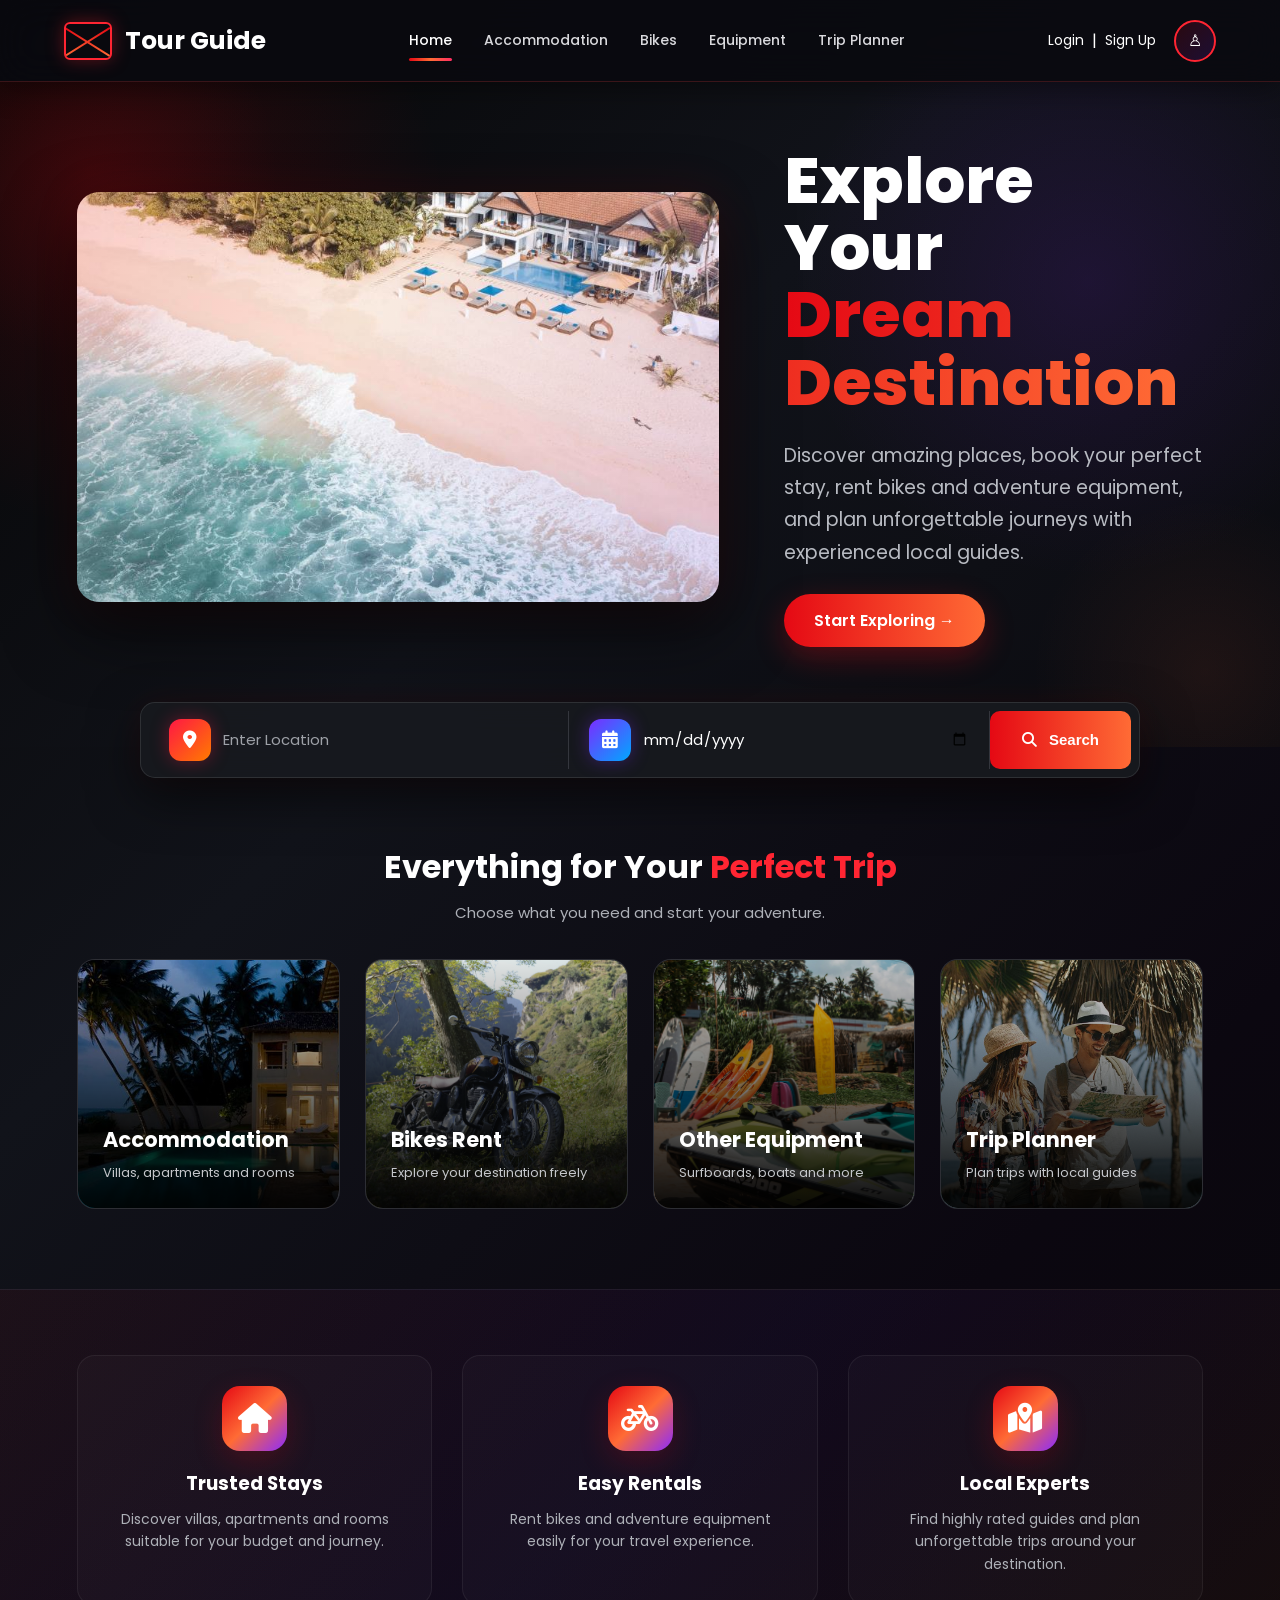
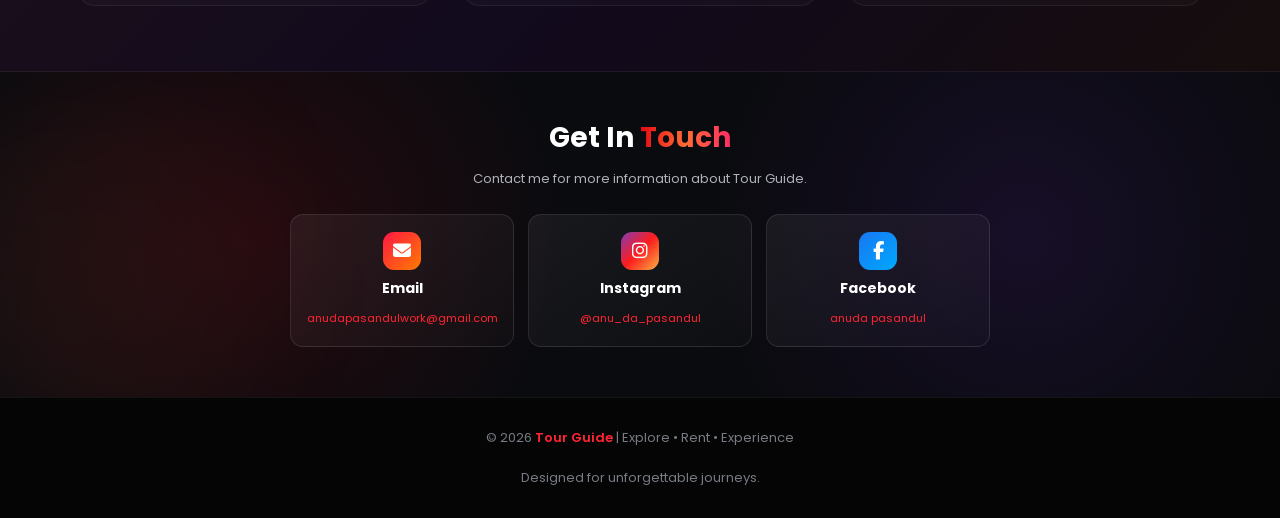
<file: home.html.html>
<!DOCTYPE html>
<html lang="en">

<head>

    <meta charset="UTF-8">

    <meta name="viewport" content="width=device-width, initial-scale=1.0">

    <title>Tour Guide | Explore Your Dream Destination</title>

    <link
    rel="stylesheet"
    href="https://cdnjs.cloudflare.com/ajax/libs/font-awesome/6.5.2/css/all.min.css">
    
    <style>

        /* =========================================
           GOOGLE FONT
        ========================================= */

        @import url('https://fonts.googleapis.com/css2?family=Poppins:wght@300;400;500;600;700;800&display=swap');


        /* =========================================
           RESET
        ========================================= */

        * {
            margin: 0;
            padding: 0;
            box-sizing: border-box;
        }


        html {
            scroll-behavior: smooth;
        }


        body {

            font-family: 'Poppins', Arial, sans-serif;

            background:
                linear-gradient(
                    135deg,
                    #070707,
                    #11131a,
                    #0b0710,
                    #080808
                );

            color: white;

            overflow-x: hidden;

        }


        /* =========================================
           COLOR VARIABLES
        ========================================= */

        :root {

            --red: #e50914;
            --bright-red: #ff2532;
            --dark-red: #990810;

            --orange: #ff6b35;
            --pink: #ff2e63;
            --purple: #8b2cff;

            --black: #070707;
            --dark: #101116;
            --card: #15161d;

            --white: #ffffff;
            --gray: #aeb1b8;

        }


        /* =========================================
           SCROLLBAR
        ========================================= */

        ::-webkit-scrollbar {
            width: 10px;
        }


        ::-webkit-scrollbar-track {
            background: #090909;
        }


        ::-webkit-scrollbar-thumb {

            background:
                linear-gradient(
                    var(--red),
                    var(--orange)
                );

            border-radius: 10px;

        }


        /* =========================================
           HEADER
        ========================================= */

        header {

            height: 82px;

            display: flex;

            align-items: center;

            justify-content: space-between;

            padding: 0 5%;

            position: sticky;

            top: 0;

            z-index: 1000;

            background:
                rgba(10, 10, 15, 0.88);

            backdrop-filter:
                blur(18px);

            border-bottom:
                1px solid
                rgba(255, 70, 70, 0.2);

            box-shadow:
                0 5px 30px
                rgba(0, 0, 0, 0.45);

        }


        /* =========================================
           LOGO
        ========================================= */

        .logo {

            display: flex;

            align-items: center;

            gap: 13px;

            font-size: 25px;

            font-weight: 700;

            cursor: pointer;

            transition: 0.4s;

        }


        .logo:hover {

            transform:
                scale(1.04);

        }


        .logo-icon {

            width: 48px;

            height: 38px;

            border: 2px solid var(--bright-red);

            border-radius: 6px;

            position: relative;

            overflow: hidden;

            box-shadow:
                0 0 18px
                rgba(255, 37, 50, 0.35);

        }


        .logo-icon::before {

            content: "";

            position: absolute;

            width: 120%;

            height: 2px;

            background:
                linear-gradient(
                    90deg,
                    var(--red),
                    var(--orange)
                );

            top: 17px;

            left: -5px;

            transform:
                rotate(32deg);

        }


        .logo-icon::after {

            content: "";

            position: absolute;

            width: 120%;

            height: 2px;

            background:
                linear-gradient(
                    90deg,
                    var(--orange),
                    var(--red)
                );

            top: 17px;

            left: -5px;

            transform:
                rotate(-32deg);

        }


        /* =========================================
           NAVIGATION
        ========================================= */

        nav {

            display: flex;

            gap: 32px;

        }


        nav a {

            color: #d9d9dd;

            text-decoration: none;

            font-size: 14px;

            font-weight: 500;

            position: relative;

            transition: 0.3s;

        }


        nav a:hover {

            color: white;

        }


        nav a::after {

            content: "";

            position: absolute;

            width: 0;

            height: 3px;

            left: 0;

            bottom: -10px;

            border-radius: 10px;

            background:
                linear-gradient(
                    90deg,
                    var(--red),
                    var(--orange),
                    var(--pink)
                );

            transition: 0.4s;

        }


        nav a:hover::after,
        nav a.active::after {

            width: 100%;

        }


        nav a.active {

            color: white;

        }


        /* =========================================
           LOGIN
        ========================================= */

        .login-area {

            display: flex;

            align-items: center;

            gap: 8px;

        }


        .login-area a {

            color: white;

            text-decoration: none;

            font-size: 14px;

            transition: 0.3s;

        }


        .login-area a:hover {

            color: var(--bright-red);

        }


        .profile {

            width: 42px;

            height: 42px;

            margin-left: 10px;

            display: flex;

            justify-content: center;

            align-items: center;

            border-radius: 50%;

            border: 2px solid var(--bright-red);

            cursor: pointer;

            transition: 0.4s;

            background:
                linear-gradient(
                    135deg,
                    rgba(229,9,20,0.15),
                    rgba(139,44,255,0.15)
                );

        }


        .profile:hover {

            transform:
                rotate(360deg);

            background:
                linear-gradient(
                    135deg,
                    var(--red),
                    var(--orange)
                );

            box-shadow:
                0 0 25px
                rgba(229,9,20,0.5);

        }


        /* =========================================
           HERO
        ========================================= */

        .hero {

            min-height: 600px;

            padding:
                65px 6% 100px;

            display: flex;

            align-items: center;

            gap: 65px;

            position: relative;

            overflow: hidden;

            background:

                radial-gradient(
                    circle at 10% 20%,
                    rgba(229,9,20,0.16),
                    transparent 25%
                ),

                radial-gradient(
                    circle at 85% 30%,
                    rgba(139,44,255,0.12),
                    transparent 25%
                ),

                linear-gradient(
                    135deg,
                    #070707,
                    #11131a,
                    #0b0b10
                );

        }


        /* Floating Background Circles */

        .hero::before {

            content: "";

            position: absolute;

            width: 380px;

            height: 380px;

            border-radius: 50%;

            background:
                radial-gradient(
                    circle,
                    rgba(229,9,20,0.12),
                    transparent 70%
                );

            top: -100px;

            left: -100px;

            animation:
                floatGlow 8s ease-in-out infinite;

        }


        .hero::after {

            content: "";

            position: absolute;

            width: 350px;

            height: 350px;

            border-radius: 50%;

            background:
                radial-gradient(
                    circle,
                    rgba(255,107,53,0.08),
                    transparent 70%
                );

            right: -100px;

            bottom: -100px;

            animation:
                floatGlow 10s ease-in-out infinite reverse;

        }


        /* =========================================
           HERO IMAGE
        ========================================= */

        .hero-image {

            width: 57%;

            height: 410px;

            position: relative;

            z-index: 2;

            border-radius: 22px;

            overflow: hidden;

            animation:
                slideFromLeft 1s ease;

            box-shadow:

                0 25px 70px
                rgba(0,0,0,0.65),

                0 0 45px
                rgba(229,9,20,0.12);

        }


        .hero-image::before {

            content: "";

            position: absolute;

            inset: 0;

            z-index: 1;

            background:

                linear-gradient(
                    120deg,
                    rgba(229,9,20,0.15),
                    transparent 40%,
                    rgba(139,44,255,0.12)
                );

        }


        .hero-image img {

            width: 100%;

            height: 100%;

            object-fit: cover;

            display: block;

            transition: 1s;

            animation:
                imageZoom 12s ease-in-out infinite alternate;

        }


        .hero-image:hover img {

            transform:
                scale(1.1);

        }


        /* =========================================
           HERO TEXT
        ========================================= */

        .hero-text {

            flex: 1;

            z-index: 2;

            animation:
                slideFromRight 1s ease;

        }


        .hero-text h1 {

            font-size:
                clamp(43px, 5vw, 68px);

            line-height: 1.05;

            margin-bottom: 24px;

            font-weight: 800;

        }


        .hero-text h1 span {

            background:

                linear-gradient(
                    90deg,
                    var(--red),
                    var(--orange),
                    var(--pink),
                    var(--purple)
                );

            background-size: 300%;

            -webkit-background-clip: text;

            -webkit-text-fill-color: transparent;

            animation:
                gradientMove 6s linear infinite;

        }


        .hero-text p {

            font-size: 19px;

            line-height: 1.7;

            color: #b8bbc2;

            max-width: 480px;

            margin-bottom: 25px;

        }


        .explore-btn {

            display: inline-block;

            padding: 14px 30px;

            border-radius: 30px;

            border: none;

            color: white;

            text-decoration: none;

            font-weight: 600;

            cursor: pointer;

            background:

                linear-gradient(
                    90deg,
                    var(--red),
                    var(--orange),
                    var(--pink)
                );

            background-size: 200%;

            animation:
                gradientMove 4s linear infinite;

            box-shadow:
                0 10px 30px
                rgba(229,9,20,0.3);

            transition: 0.4s;

        }


        .explore-btn:hover {

            transform:
                translateY(-4px) scale(1.04);

            box-shadow:
                0 15px 40px
                rgba(229,9,20,0.5);

        }


        /* =========================================
           SEARCH AREA
        ========================================= */

        .search-wrapper {

            width: 88%;

            max-width: 1000px;

            margin:
                -45px auto 55px;

            position: relative;

            z-index: 10;

            animation:
                fadeUp 1.2s ease;

        }


        .search-box {

            display: flex;

            align-items: center;

            background:
                rgba(23,25,31,0.96);

            backdrop-filter:
                blur(15px);

            border:
                1px solid
                rgba(255,255,255,0.1);

            border-radius: 15px;

            padding: 8px;

            box-shadow:

                0 18px 50px
                rgba(0,0,0,0.6),

                0 0 30px
                rgba(229,9,20,0.08);

        }


        .search-item {

            flex: 1;

            display: flex;

            align-items: center;

            gap: 12px;

            height: 58px;

            padding: 0 20px;

            border-right:
                1px solid #34363d;

        }


        .search-icon {

            font-size: 20px;

        }


        .search-item input {

            width: 100%;

            background: transparent;

            border: none;

            outline: none;

            color: white;

            font-family: inherit;

            font-size: 15px;

        }


        .search-item input::placeholder {

            color: #9ea1a8;

        }


        .search-button {

            height: 58px;

            padding: 0 32px;

            border: none;

            border-radius: 10px;

            color: white;

            font-size: 15px;

            font-weight: 600;

            cursor: pointer;

            background:

                linear-gradient(
                    90deg,
                    var(--red),
                    var(--orange),
                    var(--pink)
                );

            background-size: 200%;

            transition: 0.3s;

            animation:
                gradientMove 4s linear infinite;

        }


        .search-button:hover {

            transform:
                scale(1.04);

            box-shadow:
                0 0 25px
                rgba(229,9,20,0.45);

        }


        /* =========================================
           SERVICES
        ========================================= */

        .services {

            padding:
                10px 6% 80px;

        }


        .section-heading {

            text-align: center;

            margin-bottom: 35px;

            animation:
                fadeUp 1s ease;

        }


        .section-heading h2 {

            font-size: 32px;

            margin-bottom: 10px;

        }


        .section-heading h2 span {

            color: var(--bright-red);

        }


        .section-heading p {

            color: var(--gray);

            font-size: 15px;

        }


        .service-grid {

            display: grid;

            grid-template-columns:
                repeat(4, 1fr);

            gap: 25px;

        }


        .service-card {

            height: 250px;

            position: relative;

            overflow: hidden;

            border-radius: 18px;

            cursor: pointer;

            border:
                1px solid
                rgba(255,255,255,0.1);

            background:
                var(--card);

            transition:
                0.5s;

            animation:
                fadeUp 1s ease;

        }


        .service-card:nth-child(2) {
            animation-delay: 0.15s;
        }

        .service-card:nth-child(3) {
            animation-delay: 0.3s;
        }

        .service-card:nth-child(4) {
            animation-delay: 0.45s;
        }


        .service-card:hover {

            transform:
                translateY(-12px) scale(1.02);

            border-color:
                rgba(255,50,60,0.6);

            box-shadow:

                0 25px 45px
                rgba(0,0,0,0.6),

                0 0 35px
                rgba(229,9,20,0.15);

        }


        .service-card img {

            width: 100%;

            height: 100%;

            object-fit: cover;

            transition: 0.7s;

        }


        .service-card:hover img {

            transform:
                scale(1.15);

        }


        .service-card::after {

            content: "";

            position: absolute;

            inset: 0;

            background:

                linear-gradient(
                    to top,
                    rgba(0,0,0,0.95),
                    rgba(0,0,0,0.1)
                );

        }


        .service-content {

            position: absolute;

            left: 0;

            bottom: 0;

            width: 100%;

            padding: 25px;

            z-index: 2;

        }


        .service-content h2 {

            font-size: 21px;

            margin-bottom: 8px;

        }


        .service-content p {

            font-size: 13px;

            color: #c4c6ca;

        }


        .service-arrow {

            position: absolute;

            top: 18px;

            right: 18px;

            z-index: 3;

            width: 40px;

            height: 40px;

            display: flex;

            align-items: center;

            justify-content: center;

            border-radius: 50%;

            background:

                linear-gradient(
                    135deg,
                    var(--red),
                    var(--orange)
                );

            opacity: 0;

            transform:
                translateX(-15px);

            transition: 0.4s;

            font-size: 20px;

        }


        .service-card:hover .service-arrow {

            opacity: 1;

            transform:
                translateX(0);

        }


        /* =========================================
           FEATURES
        ========================================= */

        .features {

            padding:
                65px 6%;

            background:

                linear-gradient(
                    135deg,
                    rgba(229,9,20,0.06),
                    rgba(139,44,255,0.05),
                    rgba(255,107,53,0.05)
                );

            border-top:
                1px solid rgba(255,255,255,0.06);

            border-bottom:
                1px solid rgba(255,255,255,0.06);

        }


        .feature-grid {

            display: grid;

            grid-template-columns:
                repeat(3, 1fr);

            gap: 30px;

        }


        .feature {

            text-align: center;

            padding: 30px;

            border-radius: 18px;

            background:
                rgba(255,255,255,0.025);

            border:
                1px solid rgba(255,255,255,0.06);

            transition: 0.4s;

        }


        .feature:hover {

            transform:
                translateY(-8px);

            background:
                rgba(229,9,20,0.07);

        }


        .feature-icon {

            width: 65px;

            height: 65px;

            margin:
                0 auto 18px;

            border-radius: 18px;

            display: flex;

            align-items: center;

            justify-content: center;

            font-size: 30px;

            background:

                linear-gradient(
                    135deg,
                    var(--red),
                    var(--orange),
                    var(--purple)
                );

            box-shadow:
                0 10px 30px
                rgba(229,9,20,0.2);

        }


        .feature h3 {

            margin-bottom: 10px;

        }


        .feature p {

            color: var(--gray);

            font-size: 14px;

            line-height: 1.6;

        }


        /* =========================================
           CONTACT SECTION
        ========================================= */

        .contact-section {

            padding:
                80px 6%;

            position: relative;

            overflow: hidden;

            background:

                radial-gradient(
                    circle at 20% 50%,
                    rgba(229,9,20,0.12),
                    transparent 30%
                ),

                radial-gradient(
                    circle at 80% 50%,
                    rgba(139,44,255,0.1),
                    transparent 30%
                ),

                #0a0b0f;

        }


        .contact-section::before {

            content: "";

            position: absolute;

            width: 350px;

            height: 350px;

            border-radius: 50%;

            background:
                rgba(255,107,53,0.06);

            filter:
                blur(70px);

            left: -100px;

            top: 30px;

        }


        .contact-title {

            text-align: center;

            position: relative;

            z-index: 2;

            margin-bottom: 40px;

        }


        .contact-title h2 {

            font-size: 34px;

            margin-bottom: 10px;

        }


        .contact-title span {

            background:

                linear-gradient(
                    90deg,
                    var(--red),
                    var(--orange),
                    var(--pink)
                );

            -webkit-background-clip: text;

            -webkit-text-fill-color: transparent;

        }


        .contact-title p {

            color: var(--gray);

        }


        .contact-grid {

            max-width: 950px;

            margin: auto;

            display: grid;

            grid-template-columns:
                repeat(3, 1fr);

            gap: 25px;

            position: relative;

            z-index: 2;

        }


        .contact-card {

            padding: 30px 20px;

            text-align: center;

            border-radius: 20px;

            background:

                linear-gradient(
                    145deg,
                    rgba(255,255,255,0.06),
                    rgba(255,255,255,0.02)
                );

            border:
                1px solid rgba(255,255,255,0.1);

            transition: 0.4s;

        }


        .contact-card:hover {

            transform:
                translateY(-10px);

            border-color:
                rgba(255,45,55,0.6);

            box-shadow:
                0 20px 40px
                rgba(0,0,0,0.4);

        }


        .contact-card .contact-icon {

            font-size: 36px;

            margin-bottom: 15px;

        }


        .contact-card h3 {

            margin-bottom: 10px;

        }


        .contact-card a {

            color: var(--bright-red);

            text-decoration: none;

            font-size: 14px;

            word-break: break-word;

            transition: 0.3s;

        }


        .contact-card a:hover {

            color: var(--orange);

        }


        /* =========================================
           FOOTER
        ========================================= */

        footer {

            padding: 30px;

            text-align: center;

            color: #777b83;

            background: #050505;

            border-top:
                1px solid rgba(255,255,255,0.06);

            font-size: 13px;

        }


        footer span {

            color: var(--bright-red);

            font-weight: 600;

        }


        /* =========================================
           ANIMATIONS
        ========================================= */

        @keyframes gradientMove {

            0% {
                background-position: 0% 50%;
            }

            100% {
                background-position: 200% 50%;
            }

        }


        @keyframes slideFromLeft {

            from {

                opacity: 0;

                transform:
                    translateX(-70px);

            }

            to {

                opacity: 1;

                transform:
                    translateX(0);

            }

        }


        @keyframes slideFromRight {

            from {

                opacity: 0;

                transform:
                    translateX(70px);

            }

            to {

                opacity: 1;

                transform:
                    translateX(0);

            }

        }


        @keyframes fadeUp {

            from {

                opacity: 0;

                transform:
                    translateY(40px);

            }

            to {

                opacity: 1;

                transform:
                    translateY(0);

            }

        }


        @keyframes imageZoom {

            from {
                transform: scale(1);
            }

            to {
                transform: scale(1.08);
            }

        }


        @keyframes floatGlow {

            0%,
            100% {

                transform:
                    translate(0, 0);

            }

            50% {

                transform:
                    translate(40px, 30px);

            }

        }


        /* =========================================
           TABLET
        ========================================= */

        @media (max-width: 1050px) {

            nav {
                gap: 18px;
            }


            .hero {

                gap: 35px;

            }


            .hero-image {

                width: 54%;

            }


            .service-grid {

                grid-template-columns:
                    repeat(2, 1fr);

            }


            .contact-grid {

                grid-template-columns:
                    repeat(3, 1fr);

            }

        }


        /* =========================================
           MOBILE
        ========================================= */

        @media (max-width: 800px) {

            header {

                height: auto;

                padding:
                    15px 5%;

                flex-wrap: wrap;

                gap: 15px;

            }


            nav {

                width: 100%;

                order: 3;

                justify-content: center;

                flex-wrap: wrap;

            }


            .hero {

                flex-direction: column;

                min-height: auto;

                padding:
                    45px 6% 75px;

            }


            .hero-image {

                width: 100%;

                height: 360px;

            }


            .hero-text {

                text-align: center;

            }


            .hero-text p {

                margin:
                    0 auto 25px;

            }


            .search-wrapper {

                margin:
                    -25px auto 50px;

            }


            .feature-grid {

                grid-template-columns:
                    1fr;

            }


            .contact-grid {

                grid-template-columns:
                    1fr;

            }

        }


        @media (max-width: 600px) {

            .logo {

                font-size: 20px;

            }


            .login-area {

                display: none;

            }


            .hero-image {

                height: 260px;

            }


            .hero-text h1 {

                font-size: 40px;

            }


            .hero-text p {

                font-size: 16px;

            }


            .search-box {

                flex-direction: column;

                padding: 8px;

            }


            .search-item {

                width: 100%;

                border-right: none;

                border-bottom:
                    1px solid #30333a;

            }


            .search-button {

                width: 100%;

            }


            .service-grid {

                grid-template-columns:
                    1fr;

            }


            .service-card {

                height: 240px;

            }

        }


/* =========================================
   ENHANCED COLORFUL ICONS
========================================= */

.service-card {
    position: relative;
    overflow: hidden;
}

.service-overlay {
    position: absolute;
    inset: 0;
    z-index: 1;
    background: linear-gradient(
        to top,
        rgba(0,0,0,0.95) 5%,
        rgba(0,0,0,0.45) 52%,
        rgba(0,0,0,0.08)
    );
    transition: 0.5s;
}

.service-card:hover .service-overlay {
    background: linear-gradient(
        to top,
        rgba(0,0,0,0.97),
        rgba(100,0,30,0.38),
        rgba(0,0,0,0.08)
    );
}

.animated-icon {
    position: absolute;
    top: 22px;
    left: 22px;
    width: 62px;
    height: 62px;
    border-radius: 19px;
    display: flex;
    align-items: center;
    justify-content: center;
    z-index: 5;
    font-size: 27px;
    color: #fff;
    backdrop-filter: blur(10px);
    border: 1px solid rgba(255,255,255,0.35);
    box-shadow: 0 10px 30px rgba(0,0,0,0.42);
    animation: floatingIcon 3s ease-in-out infinite;
    transition: 0.4s;
}

.accommodation-card .animated-icon {
    background: linear-gradient(135deg,#ff7b00,#ff1744,#ff006e);
    box-shadow: 0 0 30px rgba(255,23,68,0.45);
}

.bike-card .animated-icon {
    background: linear-gradient(135deg,#00c6ff,#0072ff,#6a00ff);
    box-shadow: 0 0 30px rgba(0,114,255,0.45);
}

.equipment-card .animated-icon {
    background: linear-gradient(135deg,#00e676,#00bcd4,#0077ff);
    box-shadow: 0 0 30px rgba(0,230,118,0.4);
}

.planner-card .animated-icon {
    background: linear-gradient(135deg,#ffb300,#ff5722,#e91e63);
    box-shadow: 0 0 30px rgba(255,87,34,0.45);
}

@keyframes floatingIcon {
    0%,100% { transform: translateY(0) rotate(0deg); }
    50% { transform: translateY(-8px) rotate(3deg); }
}

.service-card:hover .animated-icon {
    transform: scale(1.15) rotate(-8deg);
    border-radius: 50%;
}

.service-content {
    z-index: 6;
    transition: 0.4s;
}

.service-card:hover .service-content {
    transform: translateY(-5px);
}

.service-arrow {
    z-index: 7;
}

.service-arrow i {
    transition: 0.4s;
}

.service-card:hover .service-arrow i {
    transform: rotate(360deg);
}

/* Search icons */
.search-icon {
    width: 42px;
    height: 42px;
    min-width: 42px;
    border-radius: 12px;
    display: flex;
    align-items: center;
    justify-content: center;
    color: white;
    font-size: 18px;
    transition: 0.4s;
}

.location-icon {
    background: linear-gradient(135deg,#ff1744,#ff7b00);
    box-shadow: 0 0 18px rgba(255,23,68,0.35);
    animation: locationPulse 2s infinite;
}

.calendar-icon {
    background: linear-gradient(135deg,#7b2cff,#00a8ff);
    box-shadow: 0 0 18px rgba(123,44,255,0.35);
}

@keyframes locationPulse {
    0%,100% {
        transform: scale(1);
        box-shadow: 0 0 0 rgba(255,23,68,0);
    }
    50% {
        transform: scale(1.08);
        box-shadow: 0 0 25px rgba(255,23,68,0.55);
    }
}

.search-button i {
    margin-right: 8px;
    transition: 0.3s;
}

.search-button:hover i {
    transform: rotate(-15deg) scale(1.2);
}

/* Feature icon animation */
.feature-icon i {
    transition: 0.4s;
}

.feature:hover .feature-icon i {
    transform: scale(1.15) rotate(-8deg);
}

/* Compact contact section */
.contact-section {
    padding: 45px 6% 50px;
}

.contact-title {
    margin-bottom: 25px;
}

.contact-title h2 {
    font-size: 28px;
}

.contact-title p {
    font-size: 13px;
}

.contact-grid {
    max-width: 700px;
    gap: 14px;
}

.contact-card {
    min-height: 110px;
    padding: 17px 14px;
    border-radius: 13px;
}

.contact-card .contact-icon {
    width: 38px;
    height: 38px;
    margin: 0 auto 8px;
    border-radius: 11px;
    display: flex;
    align-items: center;
    justify-content: center;
    font-size: 18px;
    color: white;
    transition: 0.4s;
}

.email-contact-icon {
    background: linear-gradient(135deg,#ff1744,#ff7b00);
    animation: contactFloat 3s infinite ease-in-out;
}

.instagram-contact-icon {
    background: linear-gradient(135deg,#833ab4,#fd1d1d,#fcb045);
    animation: contactFloat 3s infinite ease-in-out 0.4s;
}

.facebook-contact-icon {
    background: linear-gradient(135deg,#1877f2,#00a8ff);
    animation: contactFloat 3s infinite ease-in-out 0.8s;
}

.contact-card:hover .contact-icon {
    transform: translateY(-4px) scale(1.1) rotate(-5deg);
}

@keyframes contactFloat {
    0%,100% { transform: translateY(0); }
    50% { transform: translateY(-4px); }
}

.contact-card h3 {
    font-size: 14px;
    margin-bottom: 5px;
}

.contact-card a {
    font-size: 11px;
}

/* Mobile */
@media (max-width: 800px) {
    .contact-grid {
        max-width: 500px;
    }
}

@media (max-width: 600px) {
    .animated-icon {
        width: 56px;
        height: 56px;
        font-size: 24px;
    }

    .contact-section {
        padding: 40px 6% 45px;
    }
}

    </style>

</head>


<body>


    <!-- =========================================
         HEADER
    ========================================== -->

    <header>


        <div
            class="logo"
            onclick="window.location.href='index.html'"
        >

            <div class="logo-icon"></div>

            <span>
                Tour Guide
            </span>

        </div>


        <nav>

            <a
                href="index.html"
                class="active"
            >
                Home
            </a>

            <a href="accommodation.html">
                Accommodation
            </a>

            <a href="bikes.html">
                Bikes
            </a>

            <a href="equipment.html">
                Equipment
            </a>

            <a href="trip-planner.html">
                Trip Planner
            </a>

        </nav>


        <div class="login-area">

            <a href="login.html">
                Login
            </a>

            <span>|</span>

            <a href="signup.html">
                Sign Up
            </a>

            <div
                class="profile"
                onclick="window.location.href='login.html'"
            >
                ♙
            </div>

        </div>


    </header>



    <!-- =========================================
         HERO SECTION
    ========================================== -->

    <section class="hero">


        <div class="hero-image">

            <img
                src="images/hero-banner.jpg"
                alt="Beautiful Sri Lankan tourist destination"
            >

        </div>


        <div class="hero-text">

            <h1>

                Explore Your
                <br>

                <span>
                    Dream Destination
                </span>

            </h1>


            <p>

                Discover amazing places, book your perfect stay,
                rent bikes and adventure equipment, and plan
                unforgettable journeys with experienced local guides.

            </p>


            <a
                href="#services"
                class="explore-btn"
            >
                Start Exploring →
            </a>

        </div>


    </section>



    <!-- =========================================
         SEARCH SECTION
    ========================================== -->

    <div class="search-wrapper">


        <div class="search-box">


            <div class="search-item">

                <span class="search-icon location-icon">
                    <i class="fa-solid fa-location-dot"></i>
                </span>

                <input
                    type="text"
                    id="location"
                    placeholder="Enter Location"
                >

            </div>



            <div class="search-item">

                <span class="search-icon calendar-icon">
                    <i class="fa-solid fa-calendar-days"></i>
                </span>

                <input
                    type="date"
                    id="travelDate"
                >

            </div>



            <button
                class="search-button"
                onclick="performSearch()"
            >
                <i class="fa-solid fa-magnifying-glass"></i> Search
            </button>


        </div>


    </div>



    <!-- =========================================
         SERVICES
    ========================================== -->

    <section
        class="services"
        id="services"
    >


        <div class="section-heading">

            <h2>
                Everything for Your
                <span>
                    Perfect Trip
                </span>
            </h2>

            <p>
                Choose what you need and start your adventure.
            </p>

        </div>



        <div class="service-grid">


            <!-- Accommodation -->

            <div
                class="service-card"
                onclick="
                    window.location.href='accommodation.html'
                "
            >

                <img
                    src="images/accommodation.jpg"
                    alt="Accommodation"
                >


                <div class="service-content">

                    <h2>
                        Accommodation
                    </h2>

                    <p>
                        Villas, apartments and rooms
                    </p>

                </div>


                <div class="service-arrow">
                    <i class="fa-solid fa-arrow-right"></i>
                </div>

            </div>



            <!-- Bikes -->

            <div
                class="service-card"
                onclick="
                    window.location.href='bikes.html'
                "
            >

                <img
                    src="images/bikes.jpg"
                    alt="Bike Rental"
                >


                <div class="service-content">

                    <h2>
                        Bikes Rent
                    </h2>

                    <p>
                        Explore your destination freely
                    </p>

                </div>


                <div class="service-arrow">
                    <i class="fa-solid fa-arrow-right"></i>
                </div>

            </div>



            <!-- Equipment -->

            <div
                class="service-card"
                onclick="
                    window.location.href='equipment.html'
                "
            >

                <img
                    src="images/equipment.jpg"
                    alt="Equipment Rental"
                >


                <div class="service-content">

                    <h2>
                        Other Equipment
                    </h2>

                    <p>
                        Surfboards, boats and more
                    </p>

                </div>


                <div class="service-arrow">
                    <i class="fa-solid fa-arrow-right"></i>
                </div>

            </div>



            <!-- Trip Planner -->

            <div
                class="service-card"
                onclick="
                    window.location.href='trip-planner.html'
                "
            >

                <img
                    src="images/trip-planner.jpg"
                    alt="Trip Planner"
                >


                <div class="service-content">

                    <h2>
                        Trip Planner
                    </h2>

                    <p>
                        Plan trips with local guides
                    </p>

                </div>


                <div class="service-arrow">
                    <i class="fa-solid fa-arrow-right"></i>
                </div>

            </div>


        </div>


    </section>



    <!-- =========================================
         FEATURES
    ========================================== -->

    <section class="features">


        <div class="feature-grid">


            <div class="feature">

                <div class="feature-icon"><i class="fa-solid fa-house"></i></div>

                <h3>
                    Trusted Stays
                </h3>

                <p>
                    Discover villas, apartments and rooms
                    suitable for your budget and journey.
                </p>

            </div>



            <div class="feature">

                <div class="feature-icon"><i class="fa-solid fa-bicycle"></i></div>

                <h3>
                    Easy Rentals
                </h3>

                <p>
                    Rent bikes and adventure equipment
                    easily for your travel experience.
                </p>

            </div>



            <div class="feature">

                <div class="feature-icon"><i class="fa-solid fa-map-location-dot"></i></div>

                <h3>
                    Local Experts
                </h3>

                <p>
                    Find highly rated guides and plan
                    unforgettable trips around your destination.
                </p>

            </div>


        </div>


    </section>



    <!-- =========================================
         CONTACT
    ========================================== -->

    <section class="contact-section">


        <div class="contact-title">

            <h2>
                Get In <span>Touch</span>
            </h2>

            <p>
                Contact me for more information about Tour Guide.
            </p>

        </div>


        <div class="contact-grid">


            <!-- EMAIL -->

            <div class="contact-card">

                <div class="contact-icon email-contact-icon"><i class="fa-solid fa-envelope"></i></div>

                <h3>
                    Email
                </h3>

                <a href="mailto:anudapasandulwork@gmail.com">
                    anudapasandulwork@gmail.com
                </a>

            </div>



            <!-- INSTAGRAM -->

            <div class="contact-card">

                <div class="contact-icon instagram-contact-icon"><i class="fa-brands fa-instagram"></i></div>

                <h3>
                    Instagram
                </h3>

                <a
                    href="https://www.instagram.com/anu_da_pasandul/"
                    target="_blank"
                >
                    @anu_da_pasandul
                </a>

            </div>



            <!-- FACEBOOK -->

            <div class="contact-card">

                <div class="contact-icon facebook-contact-icon"><i class="fa-brands fa-facebook-f"></i></div>

                <h3>
                    Facebook
                </h3>

                <a
                    href="#"
                    onclick="alert('Facebook: anuda pasandul')"
                >
                    anuda pasandul
                </a>

            </div>


        </div>


    </section>



    <!-- =========================================
         FOOTER
    ========================================== -->

    <footer>

        © 2026

        <span>
            Tour Guide
        </span>

        | Explore • Rent • Experience

        <br><br>

        Designed for unforgettable journeys.

    </footer>



    <!-- =========================================
         JAVASCRIPT
    ========================================== -->

    <script>


        function performSearch() {

            const location =

                document
                    .getElementById("location")
                    .value
                    .trim();


            const date =

                document
                    .getElementById("travelDate")
                    .value;


            if (location === "") {

                alert(
                    "Please enter your destination."
                );

                return;

            }


            if (date === "") {

                alert(
                    "Please select your travel date."
                );

                return;

            }


            window.location.href =
                "accommodation.html?location="
                + encodeURIComponent(location)
                + "&date="
                + encodeURIComponent(date);

        }


        /* Smooth card animation on page load */

        window.addEventListener(
            "load",
            function () {

                document.body.style.opacity = "1";

            }
        );


    </script>


</body>

</html>
</file>
